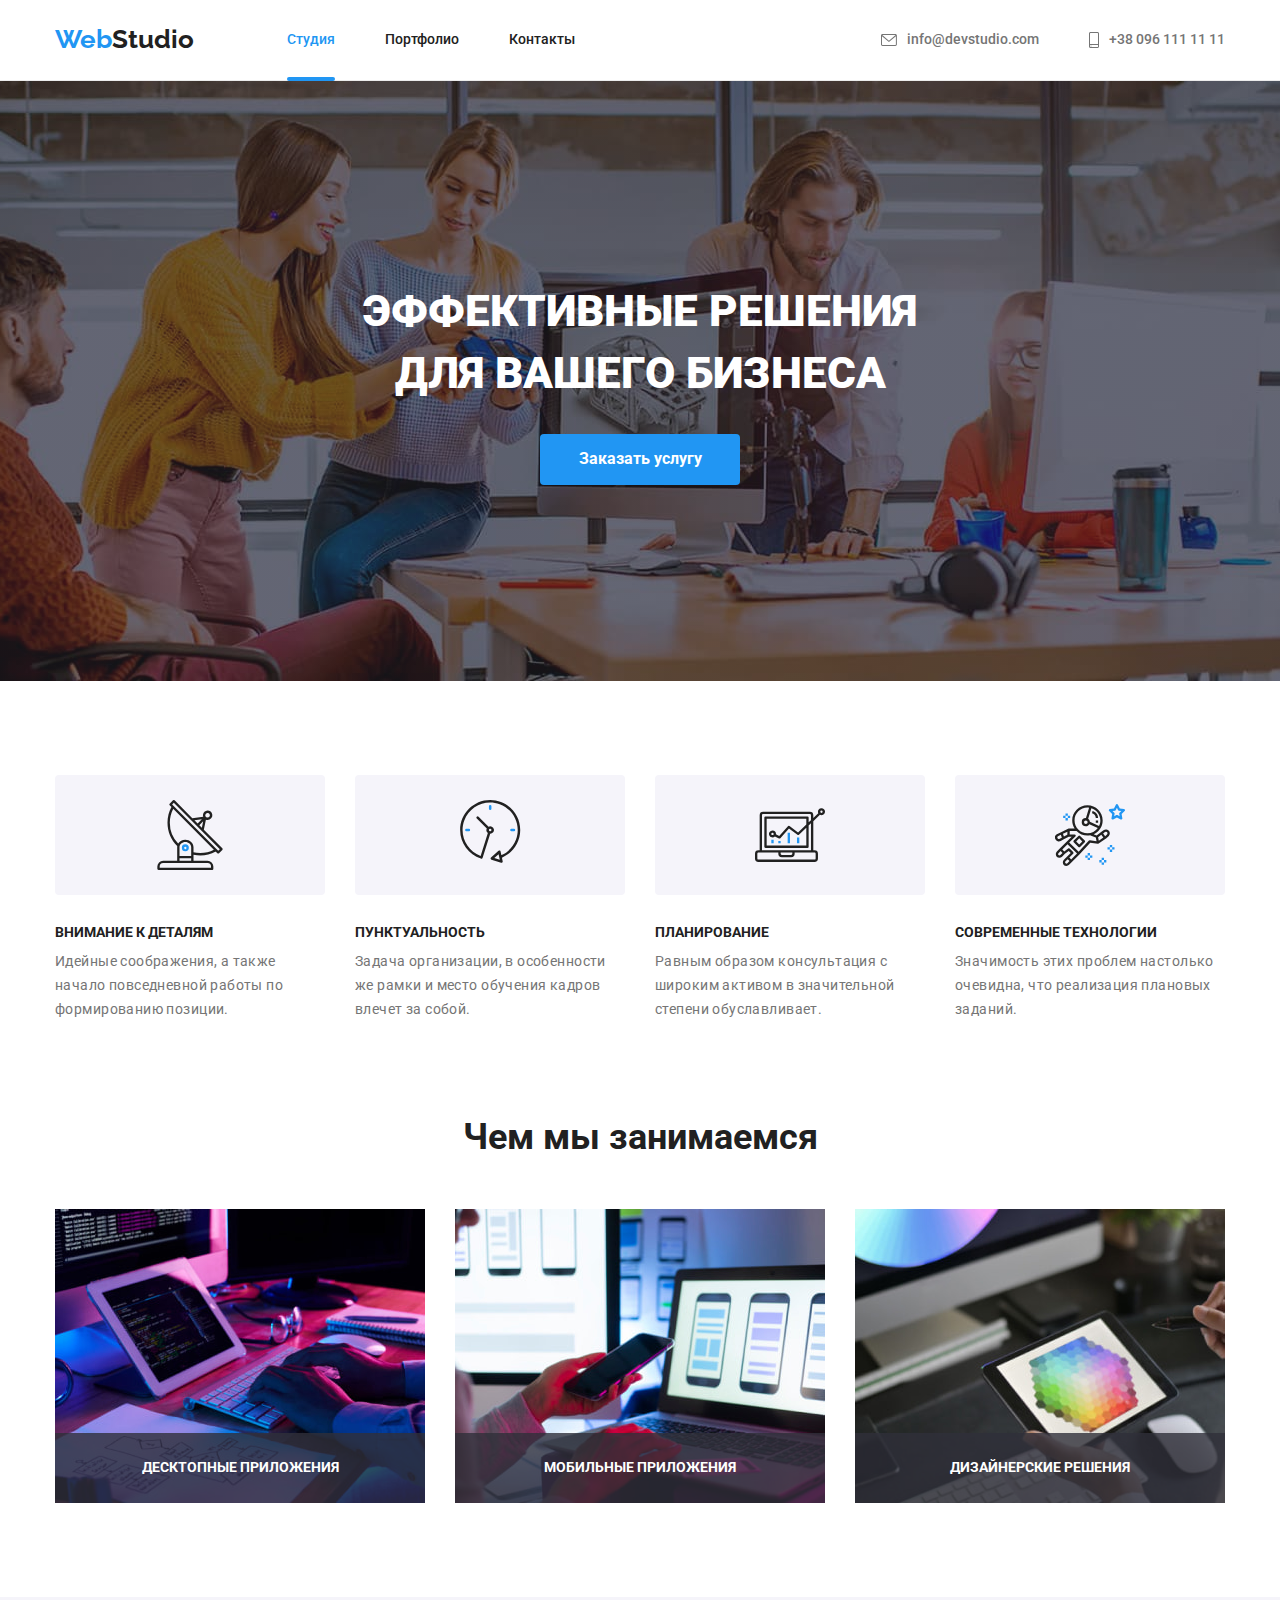
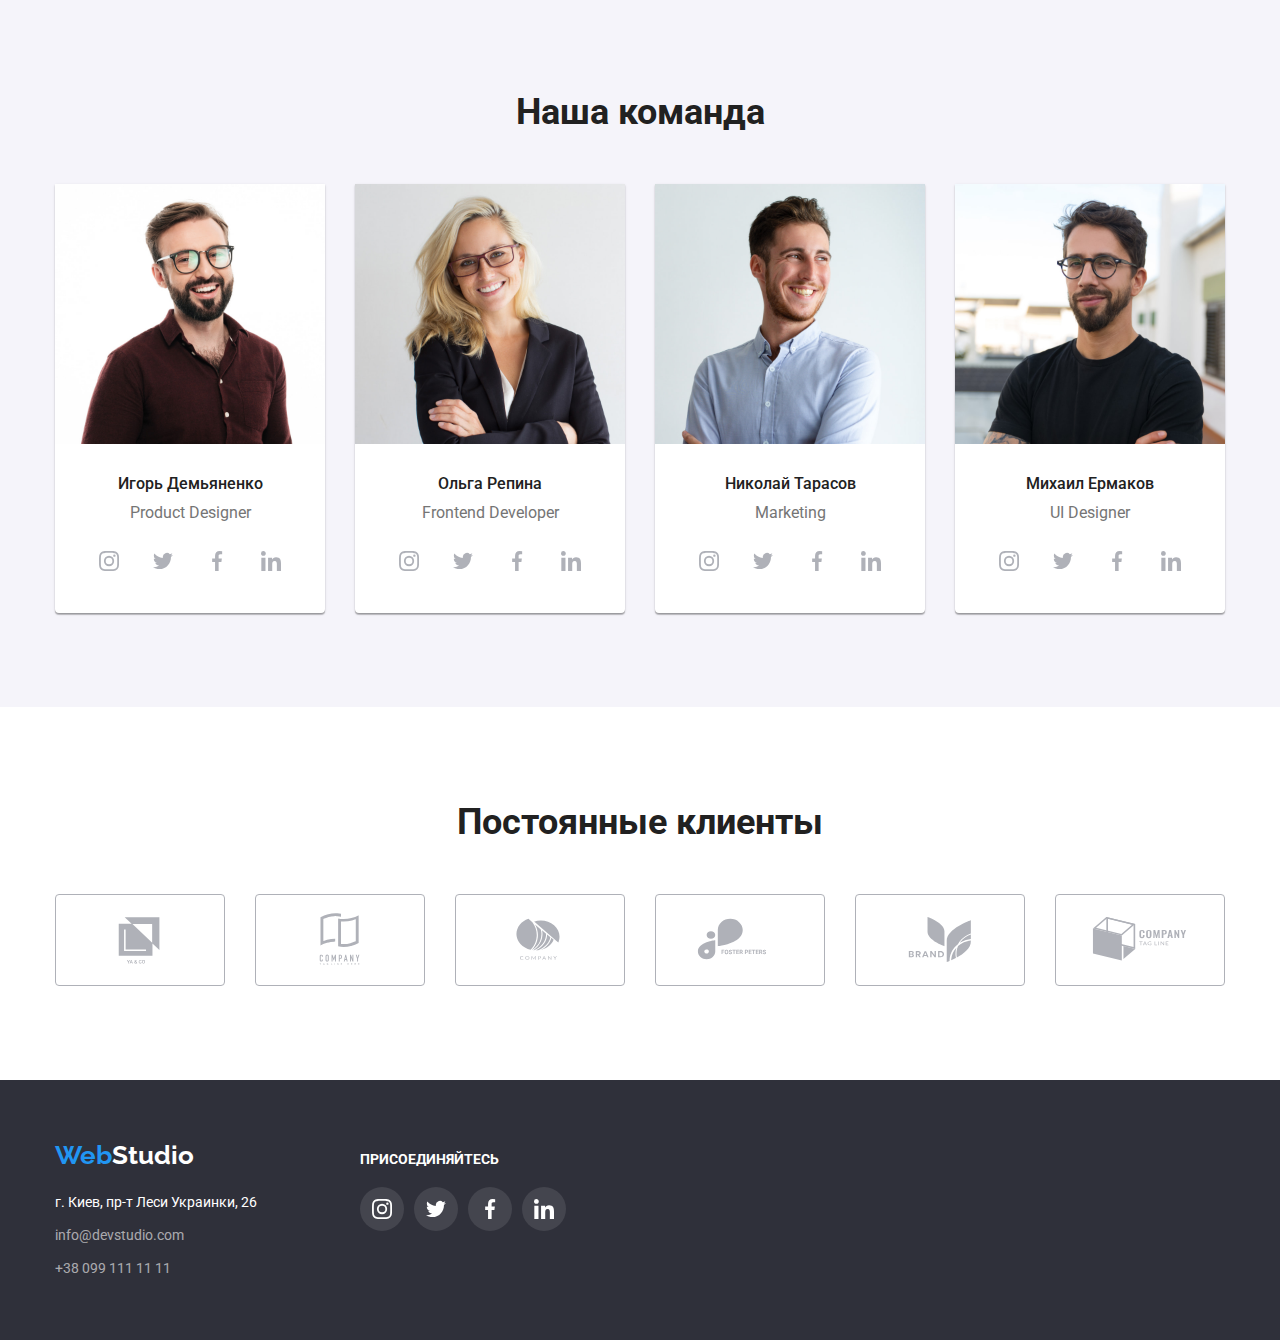
<file: index.html>
<!DOCTYPE html>
<html lang="ru">
  <head>
    <meta charset="UTF-8" />
    <meta http-equiv="X-UA-Compatible" content="IE=edge" />
    <meta name="viewport" content="width=device-width, initial-scale=1.0" />
    <title>Studio</title>
    <link rel="preconnect" href="https://fonts.googleapis.com" />
    <link rel="preconnect" href="https://fonts.gstatic.com" crossorigin />
    <link
      href="https://fonts.googleapis.com/css2?family=Raleway:wght@700&family=Roboto:wght@400;500;700;900&display=swap"
      rel="stylesheet"
    />
    <link
      rel="stylesheet"
      href="https://cdnjs.cloudflare.com/ajax/libs/modern-normalize/1.0.0/modern-normalize.min.css"
    />
    <link rel="stylesheet" href="./css/styles.css" />
  </head>
  <body class="body">
    <!-- Section header -->
    <header class="header">
      <div class="container header-container">
        <nav class="nav">
          <a class="logo" href="">Web<span class="logo-right">Studio</span></a>
          <ul class="navigator">
            <li class="paragraph-navigator">
              <a class="link-navigator current" href="index.html">Студия</a>
            </li>
            <li class="paragraph-navigator">
              <a class="link-navigator" href="portfolio.html">Портфолио</a>
            </li>
            <li class="paragraph-navigator">
              <a class="link-navigator" href="">Контакты</a>
            </li>
          </ul>
        </nav>
        <ul class="contacts">
          <li class="paragraph-contacts">
            <a class="link link-contacts" href="mailto:info@devstudio.com"
              ><svg class="link icon-mail">
                <use
                  href="./images/icons.svg/contacts/contacts-sprite.svg#envelope"
                ></use></svg
              >info@devstudio.com</a
            >
          </li>
          <li class="paragraph-contacts">
            <a class="link link-contacts" href="tel:+380961111111"
              ><svg class="link icon-tel">
                <use
                  href="./images/icons.svg/contacts/contacts-sprite.svg#smartphone"
                ></use></svg
              >+38 096 111 11 11</a
            >
          </li>
        </ul>
      </div>
    </header>
    <main>
      <!-- Section hero -->
      <section class="hero">
        <h1 class="title-hero">ЭФФЕКТИВНЫЕ РЕШЕНИЯ<br />ДЛЯ ВАШЕГО БИЗНЕСА</h1>
        <button class="button-hero" type="button" data-modal-open>
          Заказать услугу
        </button>
        <div class="backdrop is-hidden" data-modal>
          <div class="modal">
            <button class="button-close" data-modal-close></button>
          </div>
        </div>
      </section>

      <!-- Section advantages -->
      <section class="section">
        <div class="container">
          <h2 class="title-large visually-hidden">Наши преимущества</h2>
          <ul class="list-advantages">
            <li class="paragraph-advantages">
              <div class="box-advantages-list">
                <svg class="icon-advantages icon-antenna">
                  <use
                    href="./images/icons.svg/advantages/advantages-sprite.svg#antenna"
                  ></use>
                </svg>
              </div>
              <h3 class="title-advantages-list">ВНИМАНИЕ К ДЕТАЛЯМ</h3>
              <p class="text-advantages-list">
                Идейные соображения, а также начало повседневной работы по
                формированию позиции.
              </p>
            </li>
            <li class="paragraph-advantages">
              <div class="box-advantages-list">
                <svg class="icon-advantages icon-clock">
                  <use
                    href="./images/icons.svg/advantages/advantages-sprite.svg#clock"
                  ></use>
                </svg>
              </div>
              <h3 class="title-advantages-list">ПУНКТУАЛЬНОСТЬ</h3>
              <p class="text-advantages-list">
                Задача организации, в особенности же рамки и место обучения
                кадров влечет за собой.
              </p>
            </li>
            <li class="paragraph-advantages">
              <div class="box-advantages-list">
                <svg class="icon-advantages icon-diagram">
                  <use
                    href="./images/icons.svg/advantages/advantages-sprite.svg#diagram"
                  ></use>
                </svg>
              </div>
              <h3 class="title-advantages-list">ПЛАНИРОВАНИЕ</h3>
              <p class="text-advantages-list">
                Равным образом консультация с широким активом в значительной
                степени обуславливает.
              </p>
            </li>
            <li class="paragraph-advantages">
              <div class="box-advantages-list">
                <svg class="icon-advantages icon-astronaut">
                  <use
                    href="./images/icons.svg/advantages/advantages-sprite.svg#astronaut"
                  ></use>
                </svg>
              </div>
              <h3 class="title-advantages-list">СОВРЕМЕННЫЕ ТЕХНОЛОГИИ</h3>
              <p class="text-advantages-list">
                Значимость этих проблем настолько очевидна, что реализация
                плановых заданий.
              </p>
            </li>
          </ul>
        </div>
      </section>

      <!-- Section presentation -->
      <section class="section presentation-section">
        <div class="container">
          <h2 class="title-large">Чем мы занимаемся</h2>
          <ul class="list-presentation">
            <li class="paragraph-presentation">
              <div class="thumb-presentation">
                <img
                  class="img-presentation"
                  src="./images/studio/presentation/img-1.jpg"
                  alt="программист-работающий"
                  width="370"
                  height="294"
                />
                <div class="box-presentation">
                  <h3 class="title-box-presentation">ДЕСКТОПНЫЕ ПРИЛОЖЕНИЯ</h3>
                </div>
              </div>
            </li>
            <li class="paragraph-presentation">
              <div class="thumb-presentation">
                <img
                  class="img-presentation"
                  src="./images/studio/presentation/img-2.jpg"
                  alt="дизайнеры-разрабатывают-приложение-смартфона"
                  width="370"
                  height="294"
                />
                <div class="box-presentation">
                  <h3 class="title-box-presentation">МОБИЛЬНЫЕ ПРИЛОЖЕНИЯ</h3>
                </div>
              </div>
            </li>
            <li class="paragraph-presentation">
              <div class="thumb-presentation">
                <img
                  class="img-presentation"
                  src="./images/studio/presentation/img-3.jpg"
                  alt="креативный-художник-выбирает-цвет-графического-планшета"
                  width="370"
                  height="294"
                />
                <div class="box-presentation">
                  <h3 class="title-box-presentation">ДИЗАЙНЕРСКИЕ РЕШЕНИЯ</h3>
                </div>
              </div>
            </li>
          </ul>
        </div>
      </section>

      <!-- Section team -->
      <section class="section team-section">
        <div class="container">
          <h2 class="title-large">Наша команда</h2>
          <ul class="list-team">
            <li class="paragraph-team">
              <img
                class="img-team"
                src="./images/studio/team/img-1.jpg"
                alt="Игорь Демьяненко-Дизайнер продукта"
                width="270"
                height="260"
              />
              <div class="box-team-list">
                <h3 class="title-team-list">Игорь Демьяненко</h3>
                <p class="text-team-list">Product Designer</p>
                <ul class="list-team-messengers">
                  <li class="paragraph-team-messengers">
                    <a
                      class="team-messengers instagram"
                      href="https://www.instagram.com"
                      target="_blank"
                      rel="noreferrer noopener"
                    >
                      <svg class="icon-team icon-instagram">
                        <use
                          href="./images/icons.svg/messengers/messengers-sprite.svg#instagram"
                        ></use>
                      </svg>
                    </a>
                  </li>
                  <li class="paragraph-team-messengers">
                    <a
                      class="team-messengers twitter"
                      href="https://www.twitter.com"
                      target="_blank"
                      rel="noreferrer noopener"
                    >
                      <svg class="icon-team icon-twitter">
                        <use
                          href="./images/icons.svg/messengers/messengers-sprite.svg#twitter"
                        ></use>
                      </svg>
                    </a>
                  </li>
                  <li class="paragraph-team-messengers">
                    <a
                      class="team-messengers facebook"
                      href="https://www.facebook.com"
                      target="_blank"
                      rel="noreferrer noopener"
                    >
                      <svg class="icon-team icon-facebook">
                        <use
                          href="./images/icons.svg/messengers/messengers-sprite.svg#facebook"
                        ></use>
                      </svg>
                    </a>
                  </li>
                  <li class="paragraph-team-messengers">
                    <a
                      class="team-messengers linkedin"
                      href="https://www.linkedin.com"
                      target="_blank"
                      rel="noreferrer noopener"
                    >
                      <svg class="icon-team icon-linkedin">
                        <use
                          href="./images/icons.svg/messengers/messengers-sprite.svg#linkedin"
                        ></use>
                      </svg>
                    </a>
                  </li>
                </ul>
              </div>
            </li>
            <li class="paragraph-team">
              <img
                class="img-team"
                src="./images/studio/team/img-2.jpg"
                alt="Ольга Репина-Фронтенд разработчик"
                width="270"
                height="260"
              />
              <div class="box-team-list">
                <h3 class="title-team-list">Ольга Репина</h3>
                <p class="text-team-list">Frontend Developer</p>
                <ul class="list-team-messengers">
                  <li class="paragraph-team-messengers">
                    <a
                      class="team-messengers instagram"
                      href="https://www.instagram.com"
                      target="_blank"
                      rel="noreferrer noopener"
                    >
                      <svg class="icon-team icon-instagram">
                        <use
                          href="./images/icons.svg/messengers/messengers-sprite.svg#instagram"
                        ></use>
                      </svg>
                    </a>
                  </li>
                  <li class="paragraph-team-messengers">
                    <a
                      class="team-messengers twitter"
                      href="https://www.twitter.com"
                      target="_blank"
                      rel="noreferrer noopener"
                    >
                      <svg class="icon-team icon-twitter">
                        <use
                          href="./images/icons.svg/messengers/messengers-sprite.svg#twitter"
                        ></use>
                      </svg>
                    </a>
                  </li>
                  <li class="paragraph-team-messengers">
                    <a
                      class="team-messengers facebook"
                      href="https://www.facebook.com"
                      target="_blank"
                      rel="noreferrer noopener"
                    >
                      <svg class="icon-team icon-facebook">
                        <use
                          href="./images/icons.svg/messengers/messengers-sprite.svg#facebook"
                        ></use>
                      </svg>
                    </a>
                  </li>
                  <li class="paragraph-team-messengers">
                    <a
                      class="team-messengers linkedin"
                      href="https://www.linkedin.com"
                      target="_blank"
                      rel="noreferrer noopener"
                    >
                      <svg class="icon-team icon-linkedin">
                        <use
                          href="./images/icons.svg/messengers/messengers-sprite.svg#linkedin"
                        ></use>
                      </svg>
                    </a>
                  </li>
                </ul>
              </div>
            </li>
            <li class="paragraph-team">
              <img
                class="img-team"
                src="./images/studio/team/img-3.jpg"
                alt="Николай Тарасов-Маркетинг"
                width="270"
                height="260"
              />
              <div class="box-team-list">
                <h3 class="title-team-list">Николай Тарасов</h3>
                <p class="text-team-list">Marketing</p>
                <ul class="list-team-messengers">
                  <li class="paragraph-team-messengers">
                    <a
                      class="team-messengers instagram"
                      href="https://www.instagram.com"
                      target="_blank"
                      rel="noreferrer noopener"
                    >
                      <svg class="icon-team icon-instagram">
                        <use
                          href="./images/icons.svg/messengers/messengers-sprite.svg#instagram"
                        ></use>
                      </svg>
                    </a>
                  </li>
                  <li class="paragraph-team-messengers">
                    <a
                      class="team-messengers twitter"
                      href="https://www.twitter.com"
                      target="_blank"
                      rel="noreferrer noopener"
                    >
                      <svg class="icon-team icon-twitter">
                        <use
                          href="./images/icons.svg/messengers/messengers-sprite.svg#twitter"
                        ></use>
                      </svg>
                    </a>
                  </li>
                  <li class="paragraph-team-messengers">
                    <a
                      class="team-messengers facebook"
                      href="https://www.facebook.com"
                      target="_blank"
                      rel="noreferrer noopener"
                    >
                      <svg class="icon-team icon-facebook">
                        <use
                          href="./images/icons.svg/messengers/messengers-sprite.svg#facebook"
                        ></use>
                      </svg>
                    </a>
                  </li>
                  <li class="paragraph-team-messengers">
                    <a
                      class="team-messengers linkedin"
                      href="https://www.linkedin.com"
                      target="_blank"
                      rel="noreferrer noopener"
                    >
                      <svg class="icon-team icon-linkedin">
                        <use
                          href="./images/icons.svg/messengers/messengers-sprite.svg#linkedin"
                        ></use>
                      </svg>
                    </a>
                  </li>
                </ul>
              </div>
            </li>
            <li class="paragraph-team">
              <img
                class="img-team"
                src="./images/studio/team/img-4.jpg"
                alt="Михаил Ермаков-Дизайнер интерфейса"
                width="270"
                height="260"
              />
              <div class="box-team-list">
                <h3 class="title-team-list">Михаил Ермаков</h3>
                <p class="text-team-list">UI Designer</p>
                <ul class="list-team-messengers">
                  <li class="paragraph-team-messengers">
                    <a
                      class="team-messengers instagram"
                      href="https://www.instagram.com"
                      target="_blank"
                      rel="noreferrer noopener"
                    >
                      <svg class="icon-team icon-instagram">
                        <use
                          href="./images/icons.svg/messengers/messengers-sprite.svg#instagram"
                        ></use>
                      </svg>
                    </a>
                  </li>
                  <li class="paragraph-team-messengers">
                    <a
                      class="team-messengers twitter"
                      href="https://www.twitter.com"
                      target="_blank"
                      rel="noreferrer noopener"
                    >
                      <svg class="icon-team icon-twitter">
                        <use
                          href="./images/icons.svg/messengers/messengers-sprite.svg#twitter"
                        ></use>
                      </svg>
                    </a>
                  </li>
                  <li class="paragraph-team-messengers">
                    <a
                      class="team-messengers facebook"
                      href="https://www.facebook.com"
                      target="_blank"
                      rel="noreferrer noopener"
                    >
                      <svg class="icon-team icon-facebook">
                        <use
                          href="./images/icons.svg/messengers/messengers-sprite.svg#facebook"
                        ></use>
                      </svg>
                    </a>
                  </li>
                  <li class="paragraph-team-messengers">
                    <a
                      class="team-messengers linkedin"
                      href="https://www.linkedin.com"
                      target="_blank"
                      rel="noreferrer noopener"
                    >
                      <svg class="icon-team icon-linkedin">
                        <use
                          href="./images/icons.svg/messengers/messengers-sprite.svg#linkedin"
                        ></use>
                      </svg>
                    </a>
                  </li>
                </ul>
              </div>
            </li>
          </ul>
        </div>
      </section>
    </main>

    <!-- Section customers -->
    <section class="section">
      <div class="container">
        <h2 class="title-large">Постоянные клиенты</h2>
        <ul class="list-customers">
          <li class="paragraph-customers">
            <a class="customers-client" href="">
              <svg class="client 1">
                <use
                  href="./images/icons.svg/customers/customers-sprite.svg#client-1"
                ></use>
              </svg>
            </a>
          </li>
          <li class="paragraph-customers">
            <a class="customers-client" href="">
              <svg class="client 2">
                <use
                  href="./images/icons.svg/customers/customers-sprite.svg#client-2"
                ></use>
              </svg>
            </a>
          </li>
          <li class="paragraph-customers">
            <a class="customers-client" href="">
              <svg class="client 3">
                <use
                  href="./images/icons.svg/customers/customers-sprite.svg#client-3"
                ></use>
              </svg>
            </a>
          </li>
          <li class="paragraph-customers">
            <a class="customers-client" href="">
              <svg class="client 4">
                <use
                  href="./images/icons.svg/customers/customers-sprite.svg#client-4"
                ></use>
              </svg>
            </a>
          </li>
          <li class="paragraph-customers">
            <a class="customers-client" href="">
              <svg class="client 5">
                <use
                  href="./images/icons.svg/customers/customers-sprite.svg#client-5"
                ></use>
              </svg>
            </a>
          </li>
          <li class="paragraph-customers">
            <a class="customers-client" href="">
              <svg class="client 6">
                <use
                  href="./images/icons.svg/customers/customers-sprite.svg#client-6"
                ></use>
              </svg>
            </a>
          </li>
        </ul>
      </div>
    </section>

    <!-- Section footer -->
    <footer class="footer">
      <div class="container footer-container">
        <div class="footer-address">
          <a class="logo" href="">Web<span class="logo-right">Studio</span></a>
          <address>
            <ul class="address">
              <li class="paragraph-address">
                <a class="link-address" href=""
                  >г. Киев, пр-т Леси Украинки, 26</a
                >
              </li>
              <li class="paragraph-address">
                <a class="link" href="">info@devstudio.com</a>
              </li>
              <li class="paragraph-address">
                <a class="link" href="">+38 099 111 11 11</a>
              </li>
            </ul>
          </address>
        </div>
        <div class="footer-messengers">
          <h2 class="title-messengers">ПРИСОЕДИНЯЙТЕСЬ</h2>
          <ul class="list-messengers">
            <li class="paragraph-messengers">
              <a
                class="link-messengers instagram"
                href="https://www.instagram.com"
                target="_blank"
                rel="noreferrer noopener"
              >
                <svg class="icon icon-instagram">
                  <use
                    href="./images/icons.svg/messengers/messengers-sprite.svg#instagram"
                  ></use>
                </svg>
              </a>
            </li>
            <li class="paragraph-messengers">
              <a
                class="link-messengers twitter"
                href="https://www.twitter.com"
                target="_blank"
                rel="noreferrer noopener"
              >
                <svg class="icon icon-twitter">
                  <use
                    href="./images/icons.svg/messengers/messengers-sprite.svg#twitter"
                  ></use>
                </svg>
              </a>
            </li>
            <li class="paragraph-messengers">
              <a
                class="link-messengers facebook"
                href="https://www.facebook.com"
                target="_blank"
                rel="noreferrer noopener"
              >
                <svg class="icon icon-facebook">
                  <use
                    href="./images/icons.svg/messengers/messengers-sprite.svg#facebook"
                  ></use>
                </svg>
              </a>
            </li>
            <li class="paragraph-messengers">
              <a
                class="link-messengers linkedin"
                href="https://www.linkedin.com"
                target="_blank"
                rel="noreferrer noopener"
              >
                <svg class="icon icon-linkedin">
                  <use
                    href="./images/icons.svg/messengers/messengers-sprite.svg#linkedin"
                  ></use>
                </svg>
              </a>
            </li>
          </ul>
        </div>
      </div>
    </footer>
    <script src="./js/modal.js"></script>
  </body>
</html>
</file>
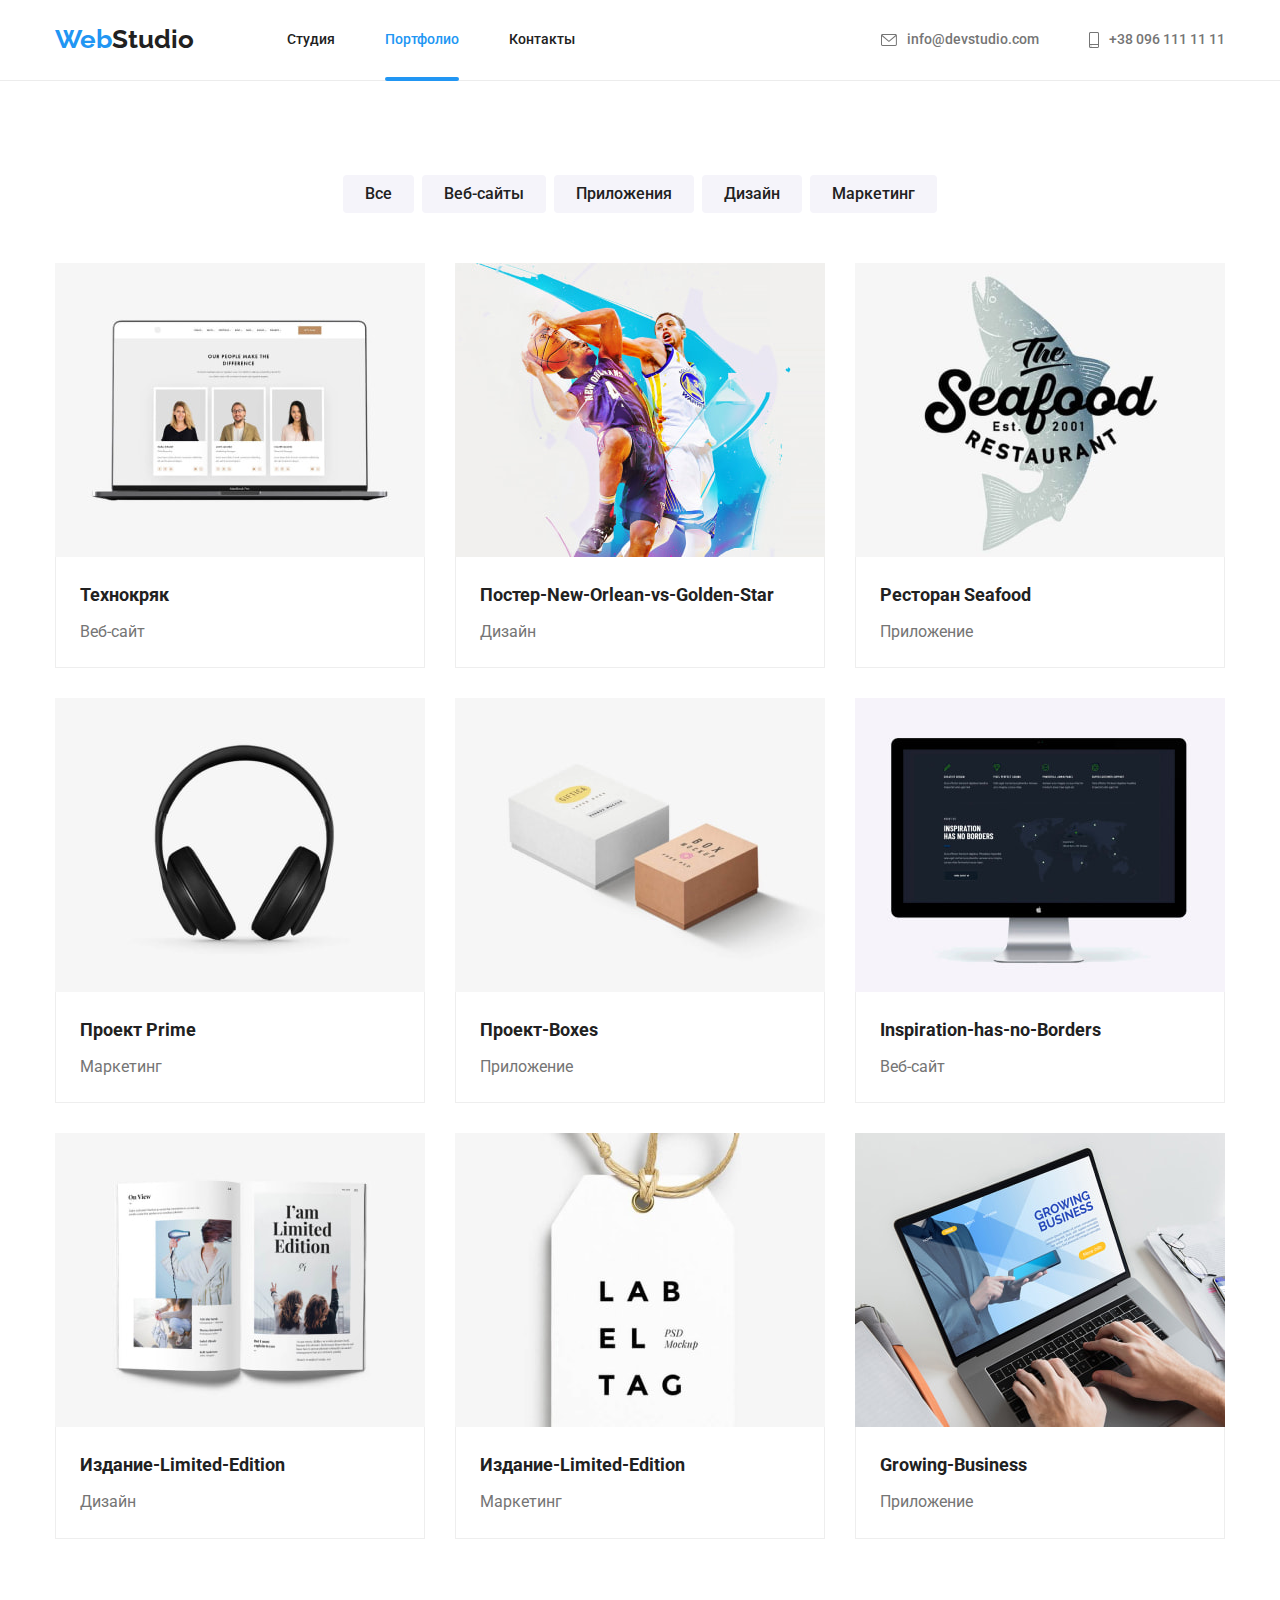
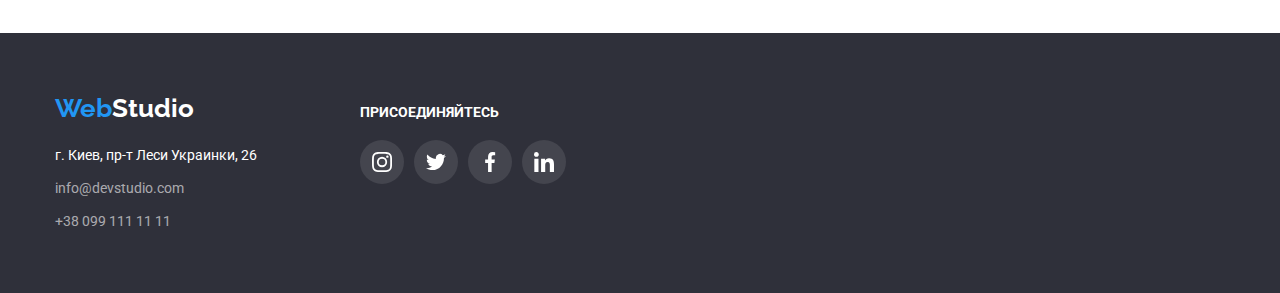
<file: portfolio.html>
<!DOCTYPE html>
<html lang="ru">
  <head>
    <meta charset="UTF-8" />
    <meta http-equiv="X-UA-Compatible" content="IE=edge" />
    <meta name="viewport" content="width=device-width, initial-scale=1.0" />
    <title>Studio</title>
    <link rel="preconnect" href="https://fonts.googleapis.com" />
    <link rel="preconnect" href="https://fonts.gstatic.com" crossorigin />
    <link
      href="https://fonts.googleapis.com/css2?family=Raleway:wght@700&family=Roboto:wght@400;500;700;900&display=swap"
      rel="stylesheet"
    />
    <link
      rel="stylesheet"
      href="https://cdnjs.cloudflare.com/ajax/libs/modern-normalize/1.0.0/modern-normalize.min.css"
    />
    <link rel="stylesheet" href="./css/styles.css" />
  </head>
  <body class="body">
    <!-- Section header -->
    <header class="header">
      <div class="container header-container">
        <nav class="nav">
          <a class="logo" href="">Web<span class="logo-right">Studio</span></a>
          <ul class="navigator">
            <li class="paragraph-navigator">
              <a class="link-navigator" href="index.html">Студия</a>
            </li>
            <li class="paragraph-navigator">
              <a class="link-navigator current" href="portfolio.html"
                >Портфолио</a
              >
            </li>
            <li class="paragraph-navigator">
              <a class="link-navigator" href="">Контакты</a>
            </li>
          </ul>
        </nav>
        <ul class="contacts">
          <li class="paragraph-contacts">
            <a class="link link-contacts" href="mailto:info@devstudio.com"
              ><svg class="link icon-mail">
                <use
                  href="./images/icons.svg/contacts/contacts-sprite.svg#envelope"
                ></use></svg
              >info@devstudio.com</a
            >
          </li>
          <li class="paragraph-contacts">
            <a class="link link-contacts" href="tel:+380961111111"
              ><svg class="link icon-tel">
                <use
                  href="./images/icons.svg/contacts/contacts-sprite.svg#smartphone"
                ></use></svg
              >+38 096 111 11 11</a
            >
          </li>
        </ul>
      </div>
    </header>
    <main>
      <!-- Section portfolio -->
      <section class="section">
        <div class="container">
          <h2 class="title-large visually-hidden">Наши работы</h2>
          <ul class="list-button">
            <li class="paragraph-button-portfolio">
              <button class="button-portfolio" type="button">Все</button>
            </li>
            <li class="paragraph-button-portfolio">
              <button class="button-portfolio" type="button">Веб-сайты</button>
            </li>
            <li class="paragraph-button-portfolio">
              <button class="button-portfolio" type="button">Приложения</button>
            </li>
            <li class="paragraph-button-portfolio">
              <button class="button-portfolio" type="button">Дизайн</button>
            </li>
            <li class="paragraph-button-portfolio">
              <button class="button-portfolio" type="button">Маркетинг</button>
            </li>
          </ul>
          <ul class="list-portfolio">
            <li class="paragraph-card-portfolio">
              <a class="card-portfolio" href="">
                <div class="thumb-portfolio">
                  <img
                    class="img-portfolio"
                    src="./images/portfolio/projects/img-1.jpg"
                    alt="Веб сайт-Технокряк"
                    width="370"
                    height="294"
                  />
                  <div class="box-portfolio">
                    <p class="text-box-portfolio">
                      Ресурс предлагает комплексные предложения с разным уровнем
                      функционала и сервисов. Все это позволит посетителю
                      получить исчерпывающие сведения о компании или частном
                      лице.
                    </p>
                  </div>
                </div>
                <div class="box-portfolio-list">
                  <h2 class="title-portfolio-list">Технокряк</h2>
                  <p class="text-portfolio-list">Веб-сайт</p>
                </div>
              </a>
            </li>
            <li class="paragraph-card-portfolio">
              <a class="card-portfolio" href="">
                <div class="thumb-portfolio">
                  <img
                    class="img-portfolio"
                    src="./images/portfolio/projects/img-2.jpg"
                    alt="Дизайн-Постер Новый Орлеан против Золотой Звезды"
                    width="370"
                    height="294"
                  />
                  <div class="box-portfolio">
                    <p class="text-box-portfolio">
                      Lorem ipsum dolor sit amet consectetur adipisicing elit.
                      Modi officia ex ipsam nam, quibusdam libero eligendi quam
                      corrupti blanditiis perspiciatis repellat eos accusantium
                      velit amet, vel magni molestias hic corporis.
                    </p>
                  </div>
                </div>
                <div class="box-portfolio-list">
                  <h2 class="title-portfolio-list">
                    Постер-New-Orlean-vs-Golden-Star
                  </h2>
                  <p class="text-portfolio-list">Дизайн</p>
                </div>
              </a>
            </li>
            <li class="paragraph-card-portfolio">
              <a class="card-portfolio" href="">
                <div class="thumb-portfolio">
                  <img
                    class="img-portfolio"
                    src="./images/portfolio/projects/img-3.jpg"
                    alt="Приложение-Ресторан Морепродукты"
                    width="370"
                    height="294"
                  />
                  <div class="box-portfolio">
                    <p class="text-box-portfolio">
                      Lorem ipsum dolor sit amet consectetur adipisicing elit.
                      Modi officia ex ipsam nam, quibusdam libero eligendi quam
                      corrupti blanditiis perspiciatis repellat eos accusantium
                      velit amet, vel magni molestias hic corporis.
                    </p>
                  </div>
                </div>
                <div class="box-portfolio-list">
                  <h2 class="title-portfolio-list">Ресторан Seafood</h2>
                  <p class="text-portfolio-list">Приложение</p>
                </div>
              </a>
            </li>
            <li class="paragraph-card-portfolio">
              <a class="card-portfolio" href=""
                ><div class="thumb-portfolio">
                  <img
                    class="img-portfolio"
                    src="./images/portfolio/projects/img-4.jpg"
                    alt="Маркетинг-Проект Прайм"
                    width="370"
                    height="294"
                  />
                  <div class="box-portfolio">
                    <p class="text-box-portfolio">
                      Lorem ipsum dolor sit amet consectetur adipisicing elit.
                      Modi officia ex ipsam nam, quibusdam libero eligendi quam
                      corrupti blanditiis perspiciatis repellat eos accusantium
                      velit amet, vel magni molestias hic corporis.
                    </p>
                  </div>
                </div>
                <div class="box-portfolio-list">
                  <h2 class="title-portfolio-list">Проект Prime</h2>
                  <p class="text-portfolio-list">Маркетинг</p>
                </div>
              </a>
            </li>
            <li class="paragraph-card-portfolio">
              <a class="card-portfolio" href=""
                ><div class="thumb-portfolio">
                  <img
                    class="img-portfolio"
                    src="./images/portfolio/projects/img-5.jpg"
                    alt="Приложение-Проект Коробки"
                    width="370"
                    height="294"
                  />
                  <div class="box-portfolio">
                    <p class="text-box-portfolio">
                      Lorem ipsum dolor sit amet consectetur adipisicing elit.
                      Modi officia ex ipsam nam, quibusdam libero eligendi quam
                      corrupti blanditiis perspiciatis repellat eos accusantium
                      velit amet, vel magni molestias hic corporis.
                    </p>
                  </div>
                </div>
                <div class="box-portfolio-list">
                  <h2 class="title-portfolio-list">Проект-Boxes</h2>
                  <p class="text-portfolio-list">Приложение</p>
                </div>
              </a>
            </li>
            <li class="paragraph-card-portfolio">
              <a class="card-portfolio" href=""
                ><div class="thumb-portfolio">
                  <img
                    class="img-portfolio"
                    src="./images/portfolio/projects/img-6.jpg"
                    alt="Веб сайт-Вдохновение не имеет границ"
                    width="370"
                    height="294"
                  />
                  <div class="box-portfolio">
                    <p class="text-box-portfolio">
                      Lorem ipsum dolor sit amet consectetur adipisicing elit.
                      Modi officia ex ipsam nam, quibusdam libero eligendi quam
                      corrupti blanditiis perspiciatis repellat eos accusantium
                      velit amet, vel magni molestias hic corporis.
                    </p>
                  </div>
                </div>
                <div class="box-portfolio-list">
                  <h2 class="title-portfolio-list">
                    Inspiration-has-no-Borders
                  </h2>
                  <p class="text-portfolio-list">Веб-сайт</p>
                </div>
              </a>
            </li>
            <li class="paragraph-card-portfolio">
              <a class="card-portfolio" href=""
                ><div class="thumb-portfolio">
                  <img
                    class="img-portfolio"
                    src="./images/portfolio/projects/img-7.jpg"
                    alt="Дизайн-Издание Ограниченная Версия"
                    width="370"
                    height="294"
                  />
                  <div class="box-portfolio">
                    <p class="text-box-portfolio">
                      Lorem ipsum dolor sit amet consectetur adipisicing elit.
                      Modi officia ex ipsam nam, quibusdam libero eligendi quam
                      corrupti blanditiis perspiciatis repellat eos accusantium
                      velit amet, vel magni molestias hic corporis.
                    </p>
                  </div>
                </div>
                <div class="box-portfolio-list">
                  <h2 class="title-portfolio-list">Издание-Limited-Edition</h2>
                  <p class="text-portfolio-list">Дизайн</p>
                </div>
              </a>
            </li>
            <li class="paragraph-card-portfolio">
              <a class="card-portfolio" href=""
                ><div class="thumb-portfolio">
                  <img
                    class="img-portfolio"
                    src="./images/portfolio/projects/img-8.jpg"
                    alt="Маркетинг-Проект ЛАБ"
                    width="370"
                    height="294"
                  />
                  <div class="box-portfolio">
                    <p class="text-box-portfolio">
                      Lorem ipsum dolor sit amet consectetur adipisicing elit.
                      Modi officia ex ipsam nam, quibusdam libero eligendi quam
                      corrupti blanditiis perspiciatis repellat eos accusantium
                      velit amet, vel magni molestias hic corporis.
                    </p>
                  </div>
                </div>
                <div class="box-portfolio-list">
                  <h2 class="title-portfolio-list">Издание-Limited-Edition</h2>
                  <p class="text-portfolio-list">Маркетинг</p>
                </div>
              </a>
            </li>
            <li class="paragraph-card-portfolio">
              <a class="card-portfolio" href=""
                ><div class="thumb-portfolio">
                  <img
                    class="img-portfolio"
                    src="./images/portfolio/projects/img-9.jpg"
                    alt="Приложение-Растущий бизнес"
                    width="370"
                    height="294"
                  />
                  <div class="box-portfolio">
                    <p class="text-box-portfolio">
                      Lorem ipsum dolor sit amet consectetur adipisicing elit.
                      Modi officia ex ipsam nam, quibusdam libero eligendi quam
                      corrupti blanditiis perspiciatis repellat eos accusantium
                      velit amet, vel magni molestias hic corporis.
                    </p>
                  </div>
                </div>
                <div class="box-portfolio-list">
                  <h2 class="title-portfolio-list">Growing-Business</h2>
                  <p class="text-portfolio-list">Приложение</p>
                </div>
              </a>
            </li>
          </ul>
        </div>
      </section>
    </main>

    <!-- Section footer -->
    <footer class="footer">
      <div class="container footer-container">
        <div class="footer-address">
          <a class="logo" href="">Web<span class="logo-right">Studio</span></a>
          <address>
            <ul class="address">
              <li class="paragraph-address">
                <a class="link-address" href=""
                  >г. Киев, пр-т Леси Украинки, 26</a
                >
              </li>
              <li class="paragraph-address">
                <a class="link" href="">info@devstudio.com</a>
              </li>
              <li class="paragraph-address">
                <a class="link" href="">+38 099 111 11 11</a>
              </li>
            </ul>
          </address>
        </div>
        <div class="footer-messengers">
          <h2 class="title-messengers">ПРИСОЕДИНЯЙТЕСЬ</h2>
          <ul class="list-messengers">
            <li class="paragraph-messengers">
              <a
                class="link-messengers instagram"
                href="https://www.instagram.com"
                target="_blank"
                rel="noreferrer noopener"
              >
                <svg class="icon icon-instagram">
                  <use
                    href="./images/icons.svg/messengers/messengers-sprite.svg#instagram"
                  ></use>
                </svg>
              </a>
            </li>
            <li class="paragraph-messengers">
              <a
                class="link-messengers twitter"
                href="https://www.twitter.com"
                target="_blank"
                rel="noreferrer noopener"
              >
                <svg class="icon icon-twitter">
                  <use
                    href="./images/icons.svg/messengers/messengers-sprite.svg#twitter"
                  ></use>
                </svg>
              </a>
            </li>
            <li class="paragraph-messengers">
              <a
                class="link-messengers facebook"
                href="https://www.facebook.com"
                target="_blank"
                rel="noreferrer noopener"
              >
                <svg class="icon icon-facebook">
                  <use
                    href="./images/icons.svg/messengers/messengers-sprite.svg#facebook"
                  ></use>
                </svg>
              </a>
            </li>
            <li class="paragraph-messengers">
              <a
                class="link-messengers linkedin"
                href="https://www.linkedin.com"
                target="_blank"
                rel="noreferrer noopener"
              >
                <svg class="icon icon-linkedin">
                  <use
                    href="./images/icons.svg/messengers/messengers-sprite.svg#linkedin"
                  ></use>
                </svg>
              </a>
            </li>
          </ul>
        </div>
      </div>
    </footer>
    <script src="./js/modal.js"></script>
  </body>
</html>
</file>
<file: css/styles.css>
:root {
  --title-color: #212121;
  --text-color: #757575;
  --active-button-color: #2196f3;
  --hover-button-color: #188ce8;
  --background-footer-color: #2f303a;
  --background-header-color: #ffffff;
  --background-second-color: #f5f4fa;
}
ul,
p,
h1,
h2,
h3,
h4 {
  margin: 0;
  padding: 0;
  list-style: none;
}
img {
  display: block;
  max-width: 100%;
  height: auto;
}

.body {
  color: var(--title-color);
  font-family: "Roboto", sans-serif;
}
.container {
  width: 1200px;
  padding: 0 15px;
  margin-left: auto;
  margin-right: auto;
}
.section {
  padding-top: 94px;
  padding-bottom: 94px;
}
.visually-hidden {
  position: absolute;
  width: 1px;
  height: 1px;
  margin: -1px;
  border: 0;
  padding: 0;
  clip: rect(0 0 0 0);
  overflow: hidden;
}

/* -- Section header -- */

.header {
  background-color: var(--background-header-color);
  border-bottom: 1px solid #ececec;
}
.header-container,
.nav {
  display: flex;
  align-items: center;
}
.header .logo {
  font-family: "Raleway", sans-serif;
  font-weight: 700;
  font-size: 26px;
  line-height: 1.2;
  color: var(--active-button-color);
  text-decoration: none;
  display: block;
}
.header .logo-right {
  color: var(--title-color);
}
.navigator {
  display: flex;
  margin-left: 93px;
}
.navigator .paragraph-navigator + .paragraph-navigator {
  margin-left: 50px;
}
.link-navigator {
  font-weight: 500;
  font-size: 14px;
  line-height: 1.1;
  color: var(--title-color);
  text-decoration: none;
}
.link-navigator.current {
  color: var(--active-button-color);
  transition-property: color;
  transition-duration: 250ms;
  transition-timing-function: cubic-bezier(0.4, 0, 0.2, 1);
}
.link-navigator:hover,
.link-navigator:focus,
.link-navigator:active {
  color: var(--active-button-color);
}
.contacts {
  display: flex;
  margin-left: auto;
}
.contacts .paragraph-contacts + .paragraph-contacts {
  margin-left: 50px;
}
.link-contacts {
  font-weight: 500;
  font-size: 14px;
  line-height: 1.1;
  color: var(--text-color);
  text-decoration: none;
}
.link-contacts:hover,
.link-contacts:focus {
  color: var(--active-button-color);
}
.link-navigator,
.link-contacts {
  display: inline-flex;
  align-items: center;
  padding-top: 32px;
  padding-bottom: 32px;
  transition-property: color;
  transition-duration: 250ms;
  transition-timing-function: cubic-bezier(0.4, 0, 0.2, 1);
}
.icon-mail {
  width: 16px;
  height: 12px;
  margin-right: 10px;
  fill: currentColor;
}
.icon-tel {
  width: 10px;
  height: 16px;
  margin-right: 10px;
  fill: currentColor;
}

/* -- Underline function -- */

.link-navigator.current {
  position: relative;
  transition-property: opacity;
  transition-duration: 250ms;
  transition-timing-function: cubic-bezier(0.4, 0, 0.2, 1);
}
.link-navigator.current::after {
  display: inline-block;
  position: absolute;
  content: " ";
  width: 100%;
  height: 4px;
  background-color: rgba(33, 150, 243, 1);
  border-radius: 4px;
  bottom: -1px;
  left: 0;
}
.link-navigator.current:hover::after {
  opacity: 1;
}

/* -- Section hero -- */

.hero {
  max-width: 1600px;
  height: 600px;
  margin-left: auto;
  margin-right: auto;
  background-image: linear-gradient(
      to right,
      rgba(47, 48, 58, 0.4),
      rgba(47, 48, 58, 0.4)
    ),
    url("../images/studio/hero/hero.jpg");
  background-repeat: no-repeat;
  background-position: center;
  background-size: cover;
  background-color: var(--background-footer-color);
}
.hero {
  padding-top: 200px;
  padding-bottom: 200px;
}
.title-hero {
  font-weight: 900;
  font-size: 44px;
  line-height: 1.4;
  color: var(--background-header-color);
  text-align: center;
}
.title-hero {
  margin-left: auto;
  margin-right: auto;
  margin-bottom: 30px;
  width: 696px;
}
.button-hero {
  background-color: var(--active-button-color);
  font-weight: 700;
  font-size: 16px;
  line-height: 1.9;
  color: var(--background-header-color);
  cursor: pointer;
  border-radius: 4px;
  border: 0;
}
.button-hero {
  min-width: 200px;
  padding: 10px 32px;
  display: block;
  margin: 0 auto;
  transition-property: background-color, color;
  transition-duration: 250ms;
  transition-timing-function: cubic-bezier(0.4, 0, 0.2, 1);
}
.button-hero:hover,
.button-hero:focus {
  background-color: var(--hover-button-color);
  color: var(--background-header-color);
}
/* -- Modal window -- */

.backdrop {
  position: fixed;
  top: 0;
  left: 0;
  width: 100%;
  height: 100%;
  background-color: rgba(0, 0, 0, 0.2);
}

.backdrop.is-hidden {
  opacity: 0;
  pointer-events: none;
  visibility: hidden;
}

.modal {
  position: absolute;
  top: 50%;
  left: 50%;
  transform: translate(-50%, -50%);
  opacity: 1;

  min-width: 528px;
  min-height: 581px;
  border-radius: 4px;
  background-color: rgba(255, 255, 255, 1);
  box-shadow: 0px 2px 1px rgba(0, 0, 0, 0.2), 0px 1px 1px rgba(0, 0, 0, 0.14),
    0px 1px 3px rgba(0, 0, 0, 0.12);
}

.button-close {
  min-width: 30px;
  min-height: 30px;
  border-radius: 50px;
  border: 1px solid rgba(0, 0, 0, 0.1);
  padding: 6px;
  display: block;
  margin-left: auto;
  margin-right: 8px;
  margin-top: 8px;

  background-color: #ffffff;
  background-image: url(../images/icons.svg/hero/close.svg);

  background-size: auto;
  background-repeat: no-repeat;
  background-position: center;
}

/* -- Section advantages -- */

.title-advantages-list {
  font-weight: 700;
  font-size: 14px;
  line-height: 1.1;
  color: var(--title-color);
}
.text-advantages-list {
  font-weight: 400;
  font-size: 14px;
  line-height: 1.7;
  color: var(--text-color);
  letter-spacing: 0.03em;
}
.title-advantages-list {
  margin-bottom: 10px;
}
.paragraph-advantages:not(:last-child) {
  margin-right: 30px;
}
.paragraph-advantages {
  max-width: 270px;
}
.box-advantages-list {
  width: 270px;
  height: 120px;
  background-color: #f5f4fa;
  margin-bottom: 30px;
  border-radius: 4px;
  display: flex;
  align-items: center;
  justify-content: center;
}
.icon-advantages {
  width: 70px;
  height: 70px;
}
/* -- total per section -- */

.list-advantages,
.list-presentation,
.list-team,
.list-customers {
  display: flex;
}
.title-large {
  font-weight: 700;
  font-size: 36px;
  line-height: 1.2;
  color: var(--title-color);
}
.title-large {
  display: block;
  margin: 0 auto;
  text-align: center;
  margin-bottom: 50px;
}

/* -- Section presentation -- */

.presentation-section {
  padding-top: 0;
}
.paragraph-presentation:not(:last-child) {
  margin-right: 30px;
}

.thumb-presentation {
  position: relative;
}
.box-presentation {
  width: 370px;
  height: 70px;
  background-color: rgba(47, 48, 58, 0.8);
  display: flex;
  align-items: center;
  justify-content: center;
  position: absolute;
  bottom: 0;
}
.title-box-presentation {
  font-weight: 700;
  font-size: 14px;
  line-height: 1.1;
  color: var(--background-header-color);
}

/* -- Section team -- */

.team-section {
  background-color: var(--background-second-color);
}
.paragraph-team {
  width: 270px;
  background-color: #ffffff;
  border-bottom-right-radius: 4px;
  border-bottom-left-radius: 4px;
  box-shadow: 0px 2px 1px rgba(0, 0, 0, 0.2), 0px 1px 1px rgba(0, 0, 0, 0.14),
    0px 1px 3px rgba(0, 0, 0, 0.12);
}
.paragraph-team:not(:last-child) {
  margin-right: 30px;
}
.paragraph-team-messengers {
  width: 44px;
  height: 44px;
}
.paragraph-team-messengers:not(:last-child) {
  margin-right: 10px;
}
.list-team-messengers {
  display: flex;
  margin-top: 16px;
  justify-content: center;
}
.title-team-list {
  font-weight: 500;
  font-size: 16px;
  line-height: 1.2;
  color: var(--title-color);
}
.title-team-list {
  margin-bottom: 10px;
}
.text-team-list {
  font-weight: 400;
  font-size: 16px;
  line-height: 1.2;
  color: var(--text-color);
}
.box-team-list {
  text-decoration: none;
}
.box-team-list {
  display: block;
  padding-top: 30px;
  padding-bottom: 30px;
  margin: 0 auto;
  text-align: center;
}
.team-messengers {
  width: 100%;
  height: 100%;
  border-radius: 50px;
  fill: #afb1b8;
  background-color: rgba(255, 255, 255, 0.1);
  display: flex;
  align-items: center;
  justify-content: center;
  transition-property: background-color, fill;
  transition-duration: 250ms;
  transition-timing-function: cubic-bezier(0.4, 0, 0.2, 1);
}
.team-messengers:hover,
.team-messengers:focus {
  background-color: #2196f3;
  fill: #ffffff;
}
.icon-team {
  width: 20px;
  height: 20px;
}

/* -- Section customers -- */

.paragraph-customers {
  width: 170px;
  height: 92px;
}
.paragraph-customers:not(:last-child) {
  margin-right: 30px;
}
.customers-client {
  display: flex;
  align-items: center;
  justify-content: center;
  width: 100%;
  height: 100%;
  fill: #afb1b8;
  cursor: pointer;
  border: 1px solid #afb1b8;
  border-radius: 4px;
  transition-property: border-color, fill;
  transition-duration: 250ms;
  transition-timing-function: cubic-bezier(0.4, 0, 0.2, 1);
}
.customers-client:hover,
.customers-client:focus {
  border-color: #2196f3;
  fill: #2196f3;
}
.client {
  width: 106px;
  height: 60px;
}

/* -- Section portfolio -- */

.button-portfolio {
  background-color: var(--background-second-color);
  font-weight: 500;
  font-size: 16px;
  line-height: 1.6;
  color: var(--title-color);
  cursor: pointer;
  border-radius: 4px;
  border: 0;
}
.button-portfolio {
  padding: 6px 22px;
  transition-property: background-color, color, box-shadow;
  transition-duration: 250ms;
  transition-timing-function: cubic-bezier(0.4, 0, 0.2, 1);
}
.button-portfolio:hover,
.button-portfolio:focus {
  background-color: var(--active-button-color);
  color: var(--background-header-color);
  box-shadow: 0px 4px 4px rgba(0, 0, 0, 0.25);
}
.list-button,
.list-portfolio {
  display: flex;
}
.list-button {
  margin-bottom: 50px;
  justify-content: center;
}
.paragraph-button-portfolio:not(:last-child) {
  margin-right: 8px;
}
.card-portfolio {
  text-decoration: none;
  display: block;
  transition-property: box-shadow;
  transition-duration: 250ms;
  transition-timing-function: cubic-bezier(0.4, 0, 0.2, 1);
}
.card-portfolio:hover,
.card-portfolio:focus {
  box-shadow: 1px 4px 6px rgba(0, 0, 0, 0.16), 0px 4px 4px rgba(0, 0, 0, 0.06),
    0px 1px 1px rgba(0, 0, 0, 0.12);
}
.paragraph-card-portfolio {
  margin-right: 30px;
  margin-bottom: 30px;
}
.list-portfolio {
  flex-wrap: wrap;
}
.list-portfolio {
  margin-right: -30px;
  margin-bottom: -30px;
}
.box-portfolio-list {
  padding: 20px 24px;
  border: 1px solid #eeeeee;
  border-top: 0;
}
.title-portfolio-list {
  margin-bottom: 4px;
}
.title-portfolio-list {
  font-weight: 700;
  font-size: 18px;
  line-height: 2;
  color: var(--title-color);
}
.text-portfolio-list {
  font-weight: 400;
  font-size: 16px;
  line-height: 1.9;
  color: var(--text-color);
}

.thumb-portfolio {
  position: relative;
  overflow: hidden;
  bottom: 0;
}
.card-portfolio:hover .box-portfolio,
.card-portfolio:focus .box-portfolio {
  opacity: 1;
  transform: translateY(-100%);
}
.box-portfolio {
  width: 100%;
  height: 100%;
  background-color: rgba(33, 150, 243, 0.9);
  display: flex;
  align-items: center;
  justify-content: center;
  position: absolute;
  opacity: 0;
  transition-property: opacity, transform;
  transition-duration: 250ms;
  transition-timing-function: cubic-bezier(0.4, 0, 0.2, 1);
}
.text-box-portfolio {
  font-weight: 400;
  font-size: 18px;
  line-height: 1.6;
  color: var(--background-header-color);
  padding: 63px 24px;
}

/* -- Section footer -- */

.footer {
  background-color: var(--background-footer-color);
}
.footer {
  padding-top: 60px;
  padding-bottom: 60px;
}
.footer-container {
  display: flex;
  align-items: baseline;
}
.footer .logo {
  font-family: "Raleway", sans-serif;
  font-weight: 700;
  font-size: 26px;
  line-height: 1.2;
  color: var(--active-button-color);
  text-decoration: none;
}
.footer .logo-right {
  color: var(--background-header-color);
}
.footer-address {
  width: 235px;
}
.address {
  margin-top: 20px;
}
.paragraph-address:not(:last-child) {
  margin-bottom: 9px;
}
.address .link {
  font-weight: 400;
  font-size: 14px;
  line-height: 1.7;
  color: rgba(255, 255, 255, 0.6);
  text-decoration: none;
  font-style: normal;
  transition-property: color;
  transition-duration: 250ms;
  transition-timing-function: cubic-bezier(0.4, 0, 0.2, 1);
}
.link-address {
  font-weight: 400;
  font-size: 14px;
  line-height: 1.7;
  color: var(--background-header-color);
  text-decoration: none;
  font-style: normal;
}
.address .link:hover,
.address .link:focus {
  color: var(--background-header-color);
}

.footer-messengers {
  margin-left: 70px;
}
.title-messengers {
  font-weight: 700;
  font-size: 14px;
  line-height: 1.1;
  color: var(--background-header-color);
}
.list-messengers {
  display: flex;
  margin-top: 20px;
  justify-content: center;
}
.paragraph-messengers {
  width: 44px;
  height: 44px;
}
.paragraph-messengers:not(:last-child) {
  margin-right: 10px;
}
.link-messengers {
  width: 100%;
  height: 100%;
  border-radius: 50px;
  fill: #ffffff;
  background-color: rgba(255, 255, 255, 0.1);
  display: flex;
  align-items: center;
  justify-content: center;
  transition-property: background-color, fill;
  transition-duration: 250ms;
  transition-timing-function: cubic-bezier(0.4, 0, 0.2, 1);
}
.link-messengers:hover,
.link-messengers:focus {
  background-color: #2196f3;
  fill: #ffffff;
}
.icon {
  width: 20px;
  height: 20px;
}
</file>
